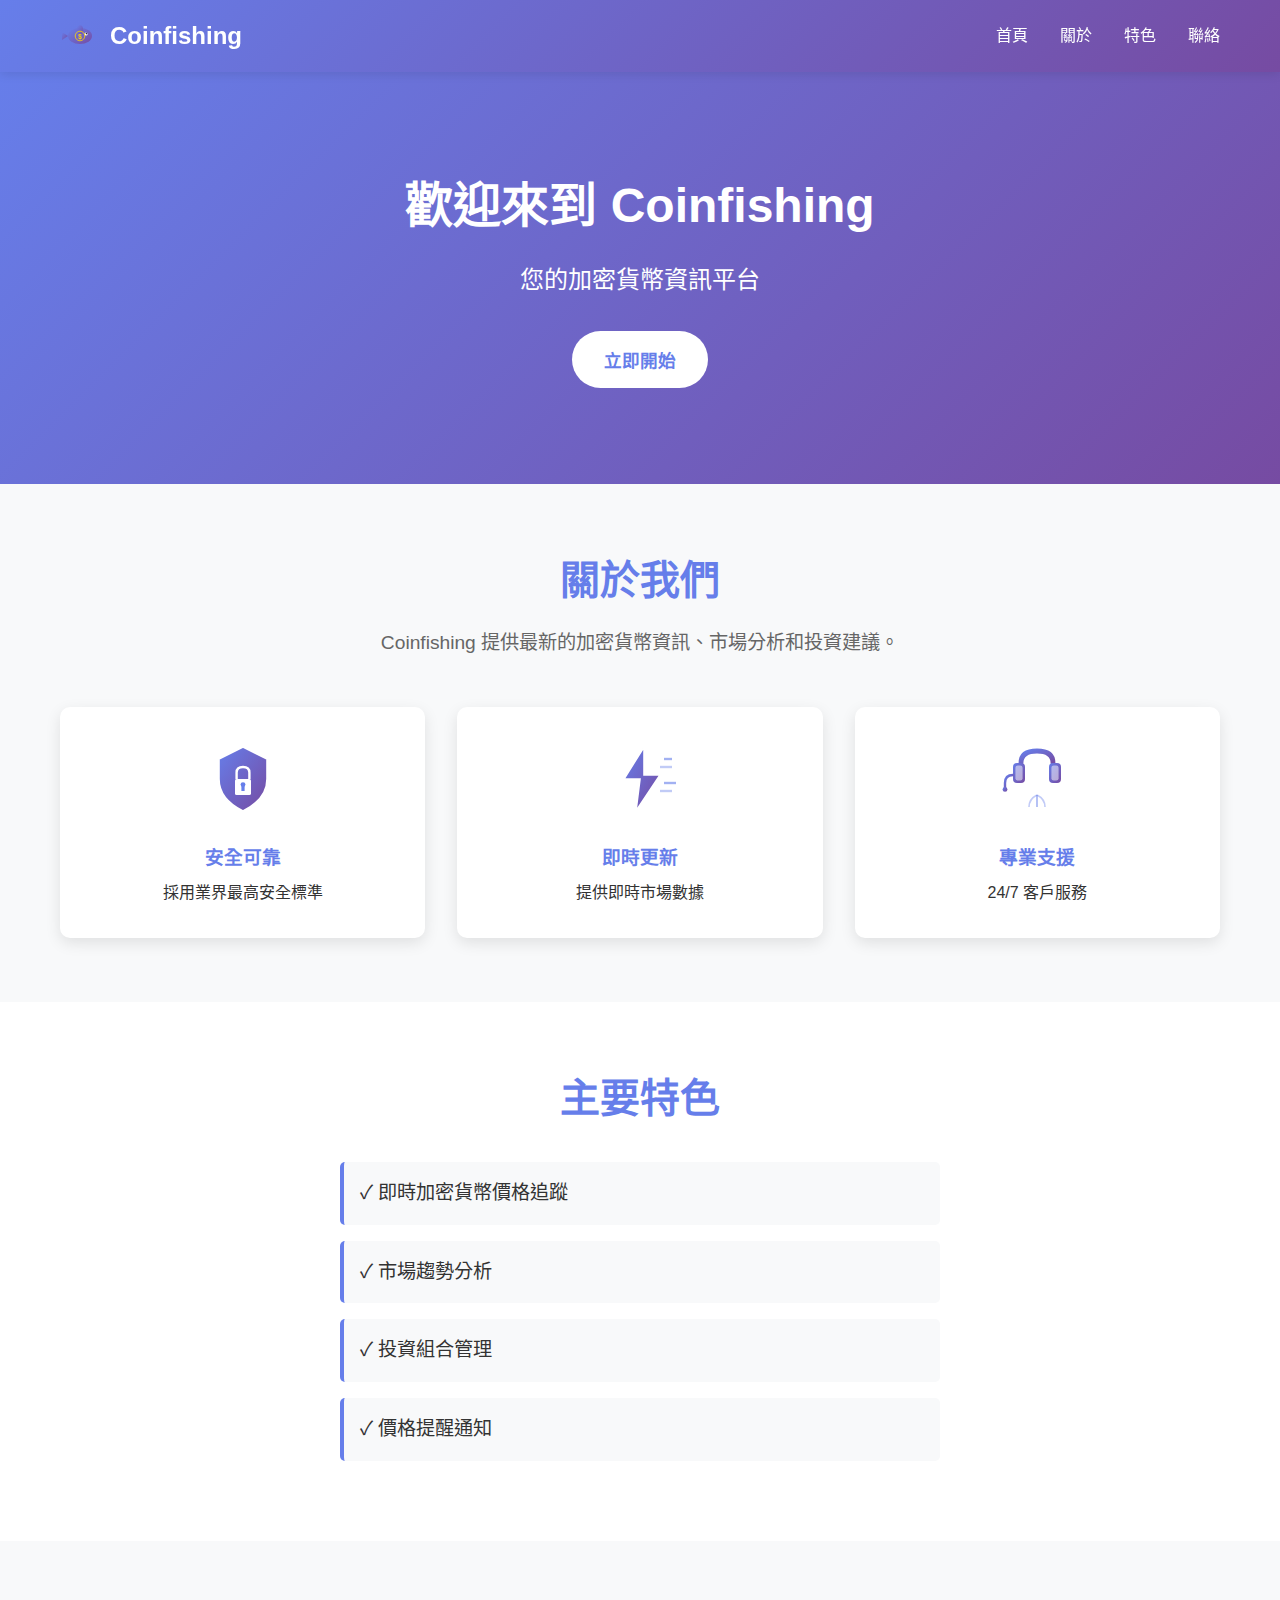
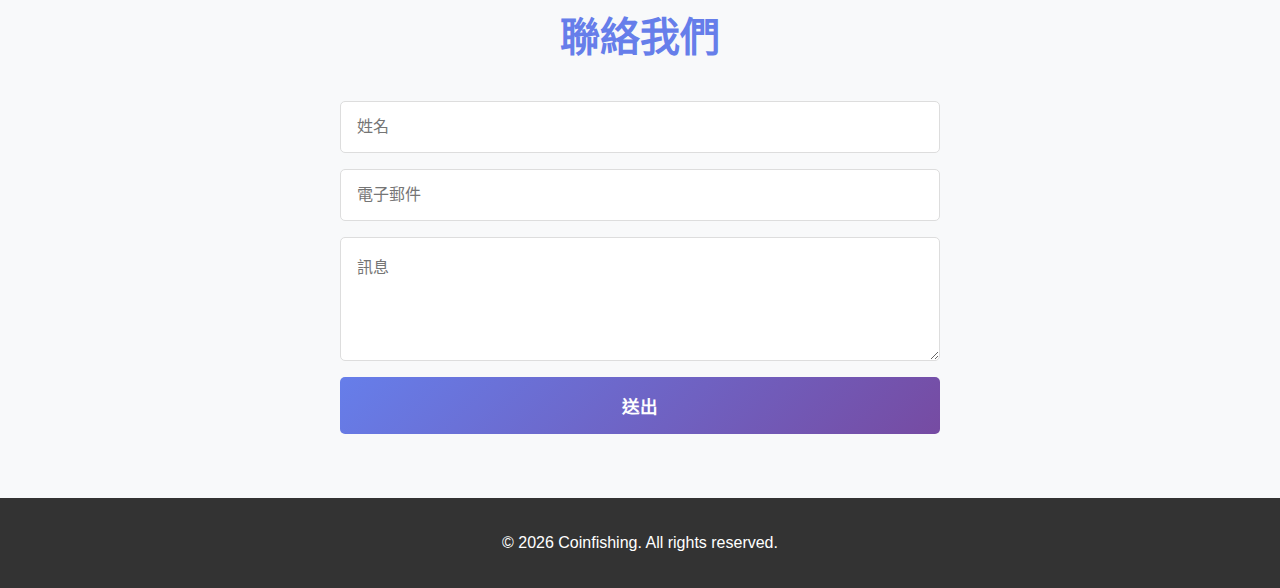
<file: index.html>
<!DOCTYPE html>
<html lang="zh-TW">
<head>
    <meta charset="UTF-8">
    <meta name="viewport" content="width=device-width, initial-scale=1.0">
    <meta name="description" content="Coinfishing - 加密貨幣資訊平台">
    <title>Coinfishing - 加密貨幣資訊</title>
    <link rel="stylesheet" href="style.css">
</head>
<body>
    <header>
        <nav class="navbar">
            <div class="container">
                <div class="logo">
                    <img src="images/logo.svg" alt="Coinfishing Logo">
                    <h1>Coinfishing</h1>
                </div>
                <ul class="nav-menu">
                    <li><a href="#home">首頁</a></li>
                    <li><a href="#about">關於</a></li>
                    <li><a href="#features">特色</a></li>
                    <li><a href="#contact">聯絡</a></li>
                </ul>
            </div>
        </nav>
    </header>

    <main>
        <section id="home" class="hero">
            <div class="container">
                <h2>歡迎來到 Coinfishing</h2>
                <p>您的加密貨幣資訊平台</p>
                <button class="cta-button" onclick="showMessage()">立即開始</button>
            </div>
        </section>

        <section id="about" class="about">
            <div class="container">
                <h2>關於我們</h2>
                <p>Coinfishing 提供最新的加密貨幣資訊、市場分析和投資建議。</p>
                <div class="about-content">
                    <div class="about-card">
                        <img src="images/icon-secure.svg" alt="安全圖示">
                        <h3>安全可靠</h3>
                        <p>採用業界最高安全標準</p>
                    </div>
                    <div class="about-card">
                        <img src="images/icon-fast.svg" alt="快速圖示">
                        <h3>即時更新</h3>
                        <p>提供即時市場數據</p>
                    </div>
                    <div class="about-card">
                        <img src="images/icon-support.svg" alt="支援圖示">
                        <h3>專業支援</h3>
                        <p>24/7 客戶服務</p>
                    </div>
                </div>
            </div>
        </section>

        <section id="features" class="features">
            <div class="container">
                <h2>主要特色</h2>
                <ul class="feature-list">
                    <li>✓ 即時加密貨幣價格追蹤</li>
                    <li>✓ 市場趨勢分析</li>
                    <li>✓ 投資組合管理</li>
                    <li>✓ 價格提醒通知</li>
                </ul>
            </div>
        </section>

        <section id="contact" class="contact">
            <div class="container">
                <h2>聯絡我們</h2>
                <form id="contact-form">
                    <input type="text" placeholder="姓名" required>
                    <input type="email" placeholder="電子郵件" required>
                    <textarea placeholder="訊息" rows="5" required></textarea>
                    <button type="submit">送出</button>
                </form>
            </div>
        </section>
    </main>

    <footer>
        <div class="container">
            <p>&copy; 2025 Coinfishing. All rights reserved.</p>
        </div>
    </footer>

    <script src="script.js"></script>
</body>
</html>
</file>
<file: style.css>
/* 全域樣式 */
* {
    margin: 0;
    padding: 0;
    box-sizing: border-box;
}

body {
    font-family: -apple-system, BlinkMacSystemFont, 'Segoe UI', Roboto, 'Helvetica Neue', Arial, 'Noto Sans', sans-serif;
    line-height: 1.6;
    color: #333;
}

.container {
    max-width: 1200px;
    margin: 0 auto;
    padding: 0 20px;
}

/* 導航列 */
.navbar {
    background: linear-gradient(135deg, #667eea 0%, #764ba2 100%);
    color: white;
    padding: 1rem 0;
    position: sticky;
    top: 0;
    z-index: 1000;
    box-shadow: 0 2px 10px rgba(0, 0, 0, 0.1);
}

.navbar .container {
    display: flex;
    justify-content: space-between;
    align-items: center;
}

.logo {
    display: flex;
    align-items: center;
    gap: 10px;
}

.logo img {
    width: 40px;
    height: 40px;
}

.logo h1 {
    font-size: 1.5rem;
    font-weight: bold;
}

.nav-menu {
    display: flex;
    list-style: none;
    gap: 2rem;
}

.nav-menu a {
    color: white;
    text-decoration: none;
    font-weight: 500;
    transition: opacity 0.3s;
}

.nav-menu a:hover {
    opacity: 0.8;
}

/* Hero 區塊 */
.hero {
    background: linear-gradient(135deg, #667eea 0%, #764ba2 100%);
    color: white;
    text-align: center;
    padding: 6rem 0;
}

.hero h2 {
    font-size: 3rem;
    margin-bottom: 1rem;
    animation: fadeInUp 1s ease-out;
}

.hero p {
    font-size: 1.5rem;
    margin-bottom: 2rem;
    animation: fadeInUp 1s ease-out 0.2s;
    animation-fill-mode: both;
}

.cta-button {
    background: white;
    color: #667eea;
    border: none;
    padding: 1rem 2rem;
    font-size: 1.1rem;
    font-weight: bold;
    border-radius: 50px;
    cursor: pointer;
    transition: transform 0.3s, box-shadow 0.3s;
    animation: fadeInUp 1s ease-out 0.4s;
    animation-fill-mode: both;
}

.cta-button:hover {
    transform: translateY(-3px);
    box-shadow: 0 10px 20px rgba(0, 0, 0, 0.2);
}

/* 關於區塊 */
.about {
    padding: 4rem 0;
    background: #f8f9fa;
}

.about h2 {
    text-align: center;
    font-size: 2.5rem;
    margin-bottom: 1rem;
    color: #667eea;
}

.about > .container > p {
    text-align: center;
    font-size: 1.2rem;
    margin-bottom: 3rem;
    color: #666;
}

.about-content {
    display: grid;
    grid-template-columns: repeat(auto-fit, minmax(250px, 1fr));
    gap: 2rem;
}

.about-card {
    background: white;
    padding: 2rem;
    border-radius: 10px;
    text-align: center;
    box-shadow: 0 5px 15px rgba(0, 0, 0, 0.1);
    transition: transform 0.3s;
}

.about-card:hover {
    transform: translateY(-10px);
}

.about-card img {
    width: 80px;
    height: 80px;
    margin-bottom: 1rem;
}

.about-card h3 {
    color: #667eea;
    margin-bottom: 0.5rem;
}

/* 特色區塊 */
.features {
    padding: 4rem 0;
}

.features h2 {
    text-align: center;
    font-size: 2.5rem;
    margin-bottom: 2rem;
    color: #667eea;
}

.feature-list {
    list-style: none;
    max-width: 600px;
    margin: 0 auto;
}

.feature-list li {
    font-size: 1.2rem;
    padding: 1rem;
    margin-bottom: 1rem;
    background: #f8f9fa;
    border-radius: 5px;
    border-left: 4px solid #667eea;
}

/* 聯絡區塊 */
.contact {
    padding: 4rem 0;
    background: #f8f9fa;
}

.contact h2 {
    text-align: center;
    font-size: 2.5rem;
    margin-bottom: 2rem;
    color: #667eea;
}

#contact-form {
    max-width: 600px;
    margin: 0 auto;
    display: flex;
    flex-direction: column;
    gap: 1rem;
}

#contact-form input,
#contact-form textarea {
    padding: 1rem;
    border: 1px solid #ddd;
    border-radius: 5px;
    font-size: 1rem;
    font-family: inherit;
}

#contact-form button {
    background: linear-gradient(135deg, #667eea 0%, #764ba2 100%);
    color: white;
    border: none;
    padding: 1rem;
    font-size: 1.1rem;
    font-weight: bold;
    border-radius: 5px;
    cursor: pointer;
    transition: transform 0.3s;
}

#contact-form button:hover {
    transform: translateY(-2px);
}

/* Footer */
footer {
    background: #333;
    color: white;
    text-align: center;
    padding: 2rem 0;
}

/* 動畫 */
@keyframes fadeInUp {
    from {
        opacity: 0;
        transform: translateY(30px);
    }
    to {
        opacity: 1;
        transform: translateY(0);
    }
}

/* 響應式設計 */
@media (max-width: 768px) {
    .nav-menu {
        flex-direction: column;
        gap: 1rem;
    }

    .hero h2 {
        font-size: 2rem;
    }

    .hero p {
        font-size: 1.2rem;
    }

    .about-content {
        grid-template-columns: 1fr;
    }
}
</file>
